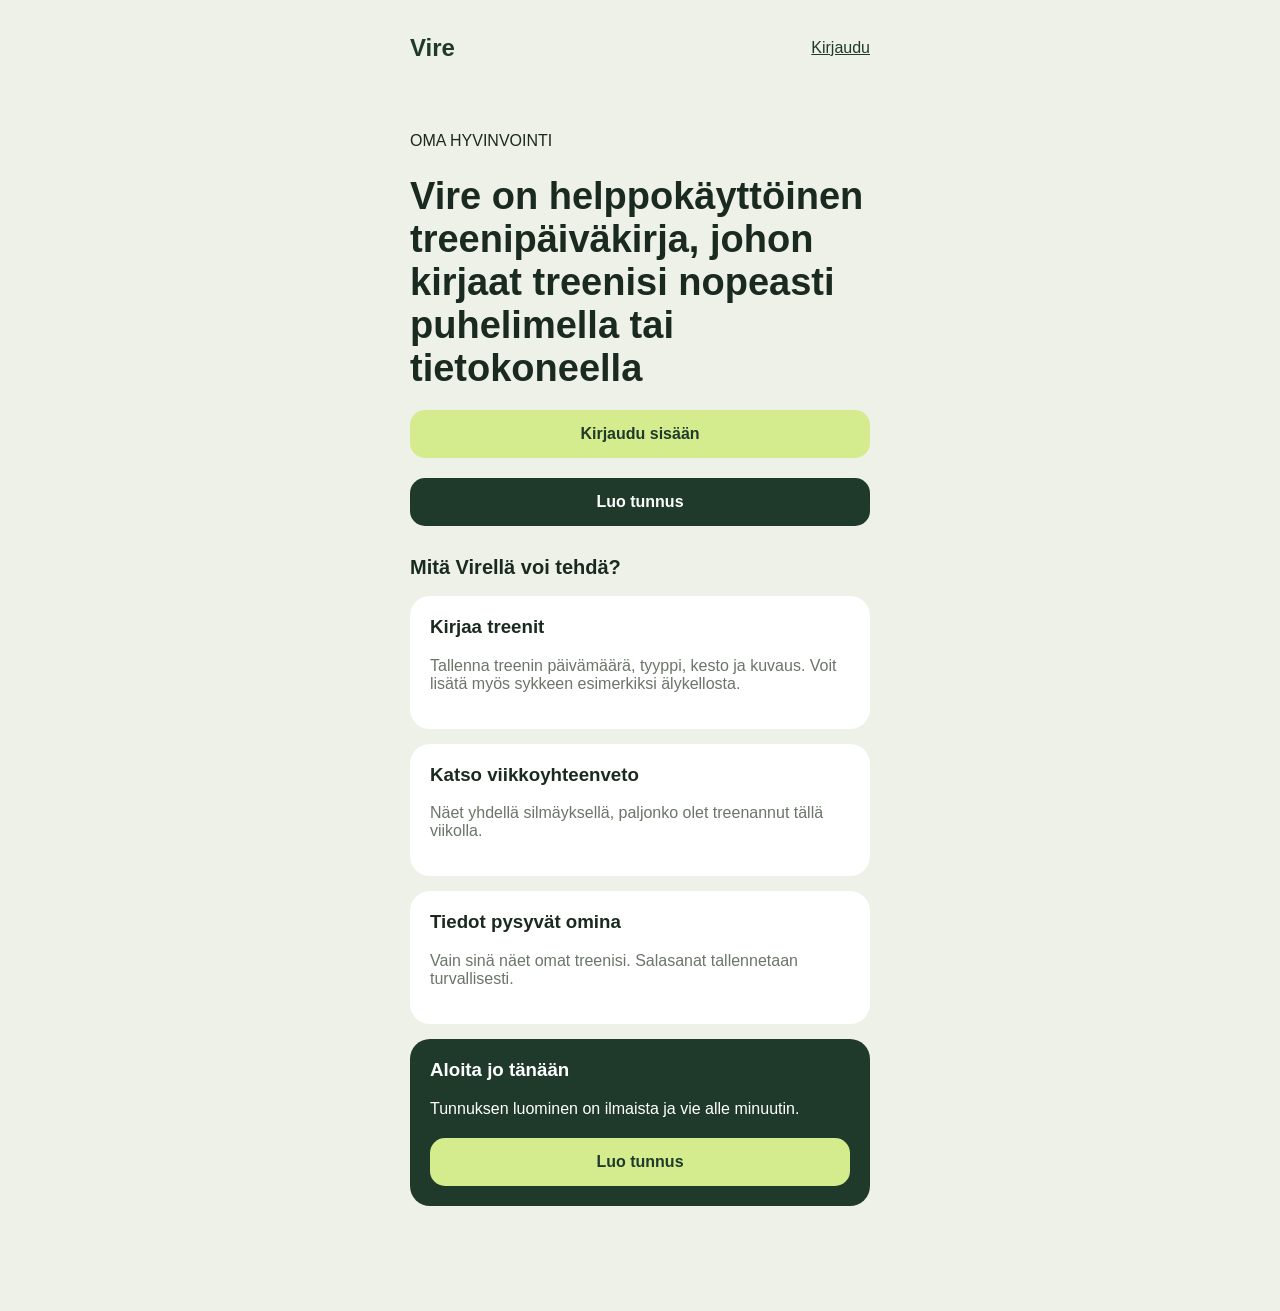
<file: index.html>
<!DOCTYPE html>
<html lang="fi">
<head>
  <meta charset="UTF-8">
  <meta name="viewport" content="width=device-width, initial-scale=1">
  <title>Vire - treenipäiväkirja</title>
  <link rel="stylesheet" href="css/style.css">
</head>
<body>
  <header>
    <p class="logo">Vire</p>
    <a href="kirjaudu.html">Kirjaudu</a>
  </header>

  <main>
    <div class="esittely">
      <p class="pieni-vihrea">OMA HYVINVOINTI</p>
     
      <h1>Vire on helppokäyttöinen treenipäiväkirja, johon kirjaat treenisi nopeasti puhelimella tai tietokoneella</h1>

      <a href="kirjaudu.html" class="nappi">Kirjaudu sisään</a>
      <a href="rekisterointi.html" class="nappi tumma-nappi">Luo tunnus</a>
    </div>

    <h2>Mitä Virellä voi tehdä?</h2>

    <div class="kortti">
      <h3>Kirjaa treenit</h3>
      <p class="harmaa">Tallenna treenin päivämäärä, tyyppi, kesto ja kuvaus. Voit lisätä myös sykkeen esimerkiksi älykellosta.</p>
    </div>

    <div class="kortti">
      <h3>Katso viikkoyhteenveto</h3>
      <p class="harmaa">Näet yhdellä silmäyksellä, paljonko olet treenannut tällä viikolla.</p>
    </div>

    <div class="kortti">
      <h3>Tiedot pysyvät omina</h3>
      <p class="harmaa">Vain sinä näet omat treenisi. Salasanat tallennetaan turvallisesti.</p>
    </div>

    <div class="kortti tumma">
      <h3>Aloita jo tänään</h3>
      <p>Tunnuksen luominen on ilmaista ja vie alle minuutin.</p>
      <a href="rekisterointi.html" class="nappi">Luo tunnus</a>
    </div>
  </main>


</body>
</html>
</file>
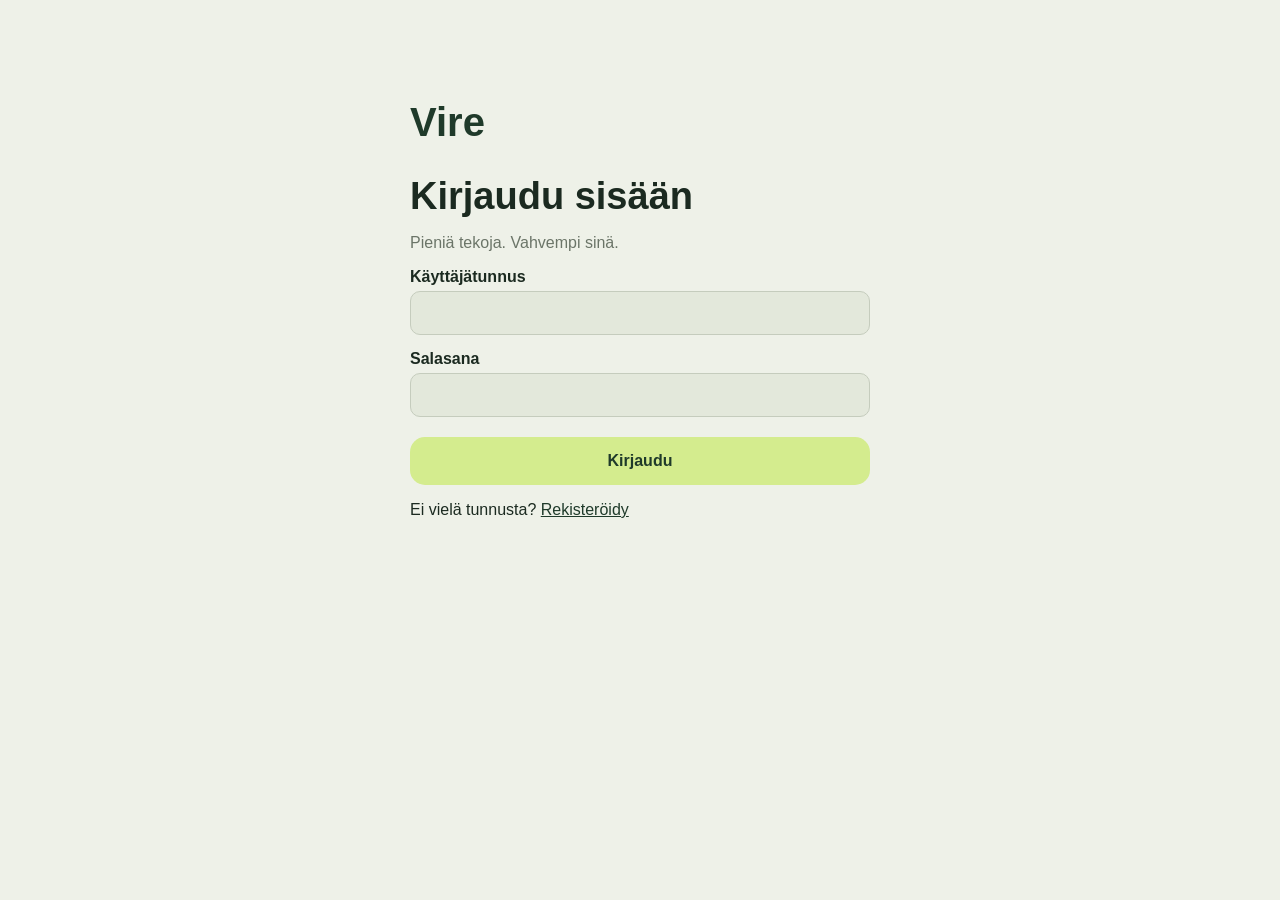
<file: kirjaudu.html>
<!DOCTYPE html>
<html lang="fi">
<head>
  <meta charset="UTF-8">
  <meta name="viewport" content="width=device-width, initial-scale=1">
  <title>Kirjaudu - Vire</title>
  <link rel="stylesheet" href="css/style.css">
</head>
<body>
  <main class="keskitetty">
    <p class="logo">Vire</p>
    <h1>Kirjaudu sisään</h1>
    <p class="harmaa">Pieniä tekoja. Vahvempi sinä.</p>

    <form action="index.html" method="post">
      <label for="kayttajatunnus">Käyttäjätunnus</label>
      <input type="text" id="kayttajatunnus" name="kayttajatunnus" required>

      <label for="salasana">Salasana</label>
      <input type="password" id="salasana" name="salasana" required>

      <button type="submit" class="nappi">Kirjaudu</button>
    </form>

    <p>Ei vielä tunnusta? <a href="rekisterointi.html">Rekisteröidy</a></p>
  </main>
</body>
</html>
</file>
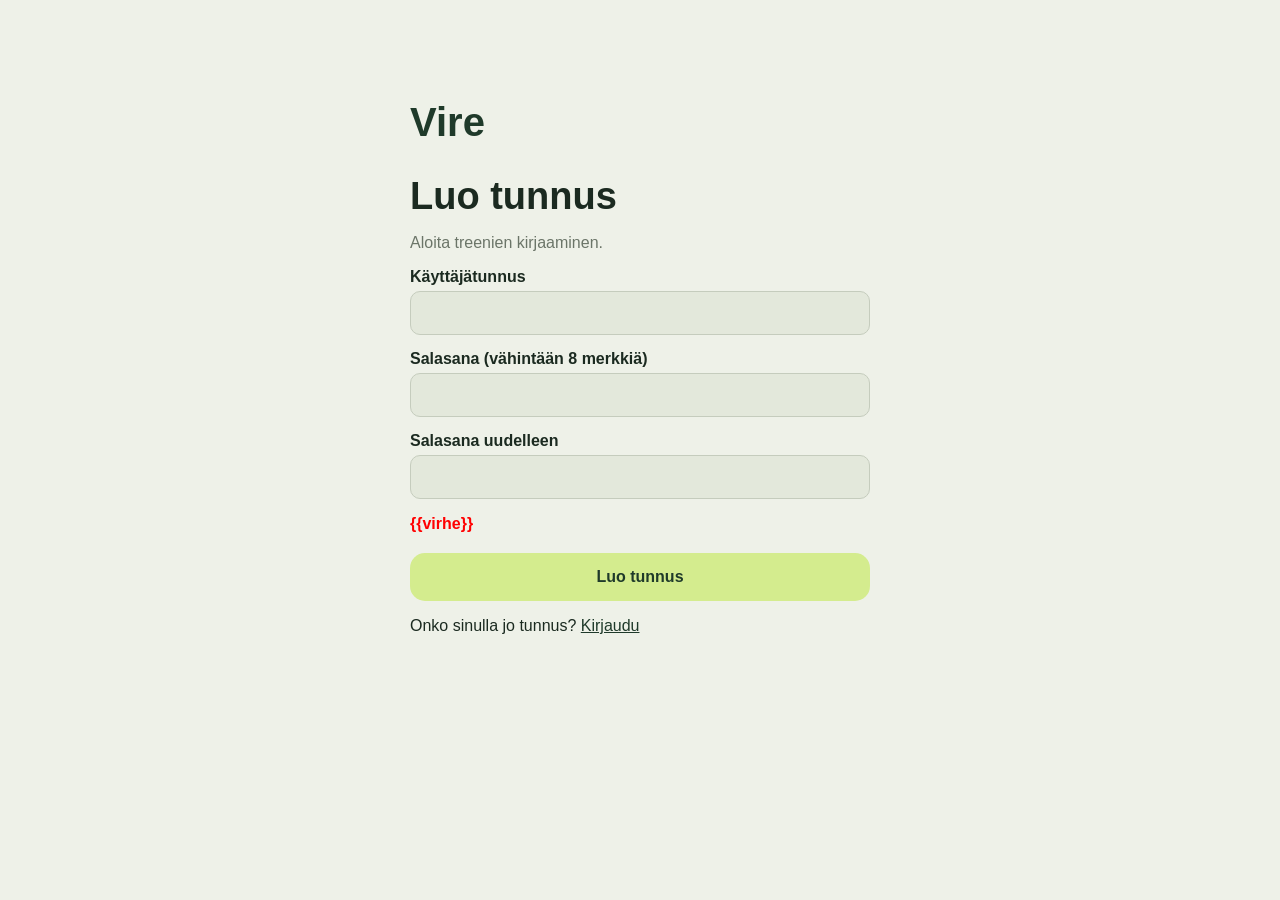
<file: rekisterointi.html>
<!DOCTYPE html>
<html lang="fi">
<head>
  <meta charset="UTF-8">
  <meta name="viewport" content="width=device-width, initial-scale=1">
  <title>Rekisteröidy - Vire</title>
  <link rel="stylesheet" href="css/style.css">
</head>
<body>
  <main class="keskitetty">
    <p class="logo">Vire</p>
    <h1>Luo tunnus</h1>
    <p class="harmaa">Aloita treenien kirjaaminen.</p>

    <form action="/rekisterointi" method="post">
      <label for="kayttajatunnus">Käyttäjätunnus</label>
      <input type="text" id="kayttajatunnus" name="kayttajatunnus" required>

      <label for="salasana">Salasana (vähintään 8 merkkiä)</label>
      <input type="password" id="salasana" name="salasana" minlength="8" required>

      <label for="salasana2">Salasana uudelleen</label>
      <input type="password" id="salasana2" name="salasana2" minlength="8" required>
      <p class="virhe">{{virhe}}</p>
      <button type="submit" class="nappi">Luo tunnus</button>
    </form>

    <p>Onko sinulla jo tunnus? <a href="kirjaudu.html">Kirjaudu</a></p>
  </main>
</body>
</html>
</file>
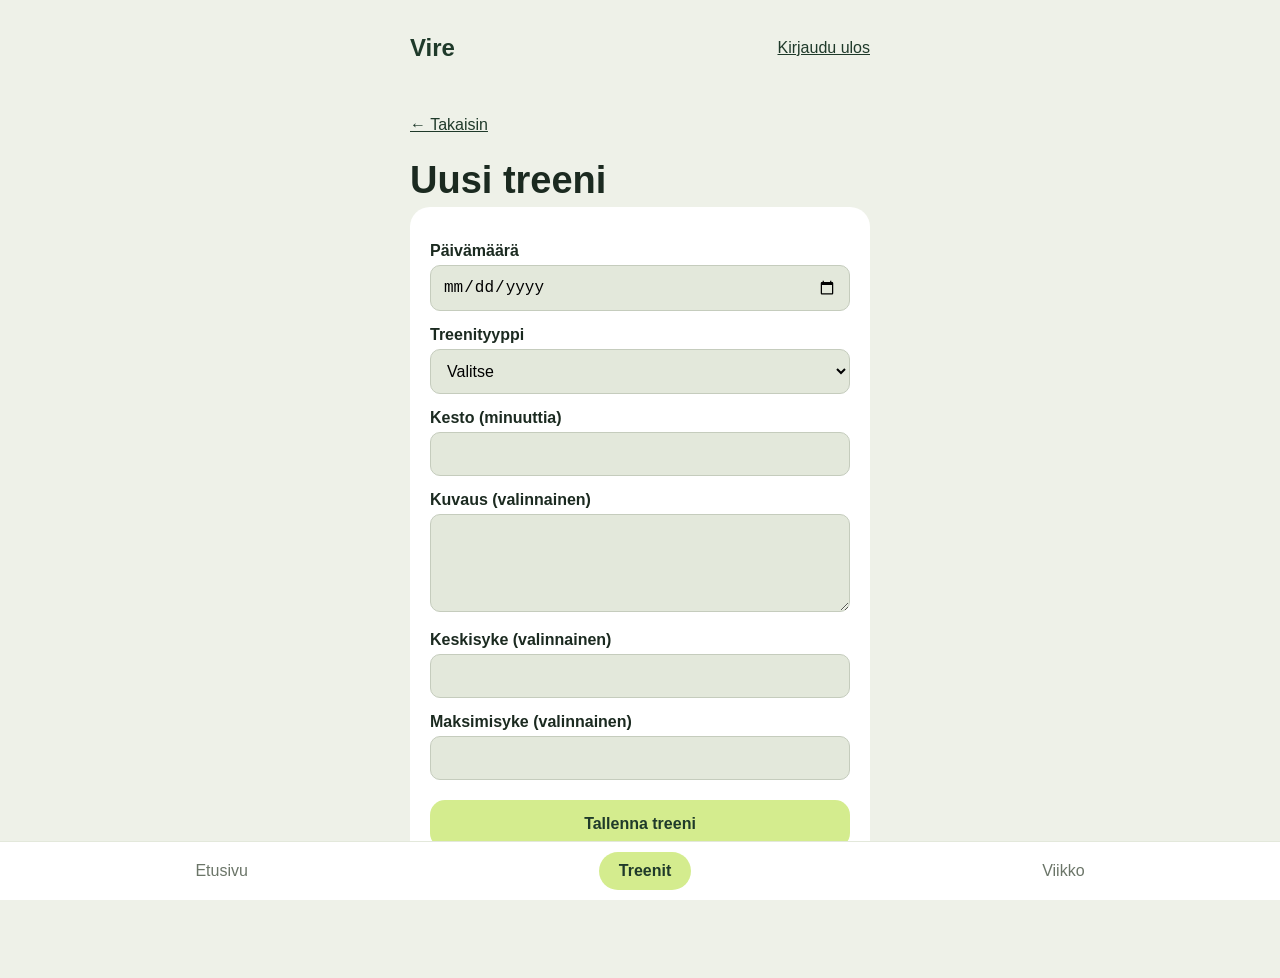
<file: treenin lisays.html>
<!DOCTYPE html>
<html lang="fi">
<head>
  <meta charset="UTF-8">
  <meta name="viewport" content="width=device-width, initial-scale=1">
  <title>Lisää treeni - Vire</title>
  <link rel="stylesheet" href="css/style.css">
</head>
<body>
  <header>
    <p class="logo">Vire</p>
    <a href="login.html">Kirjaudu ulos</a>
  </header>

  <main>
    <a href="treenit.html">&larr; Takaisin</a>
    <h1>Uusi treeni</h1>

    <form class="kortti" action="treenit.html" method="post">
      <label for="paivamaara">Päivämäärä</label>
      <input type="date" id="paivamaara" name="paivamaara" required>

      <label for="treenityyppi">Treenityyppi</label>
      <select id="treenityyppi" name="treenityyppi" required>
        <option value="">Valitse</option>
        <option>Kuntosali</option>
        <option>Juoksu</option>
        <option>Kävely</option>
        <option>Pyöräily</option>
        <option>Uinti</option>
        <option>Jooga</option>
        <option>Muu</option>
      </select>

      <label for="kesto">Kesto (minuuttia)</label>
      <input type="number" id="kesto" name="kesto" min="1" required>

      <label for="kuvaus">Kuvaus (valinnainen)</label>
      <textarea id="kuvaus" name="kuvaus" rows="4"></textarea>

      <label for="keskisyke">Keskisyke (valinnainen)</label>
      <input type="number" id="keskisyke" name="keskisyke" min="30" max="230">

      <label for="maksimisyke">Maksimisyke (valinnainen)</label>
      <input type="number" id="maksimisyke" name="maksimisyke" min="30" max="230">

      <button type="submit" class="nappi">Tallenna treeni</button>
    </form>
  </main>

  <nav>
    <a href="index.html">Etusivu</a>
    <a href="treenit.html" class="valittu">Treenit</a>
    <a href="viikko.html">Viikko</a>
  </nav>
</body>
</html>
</file>
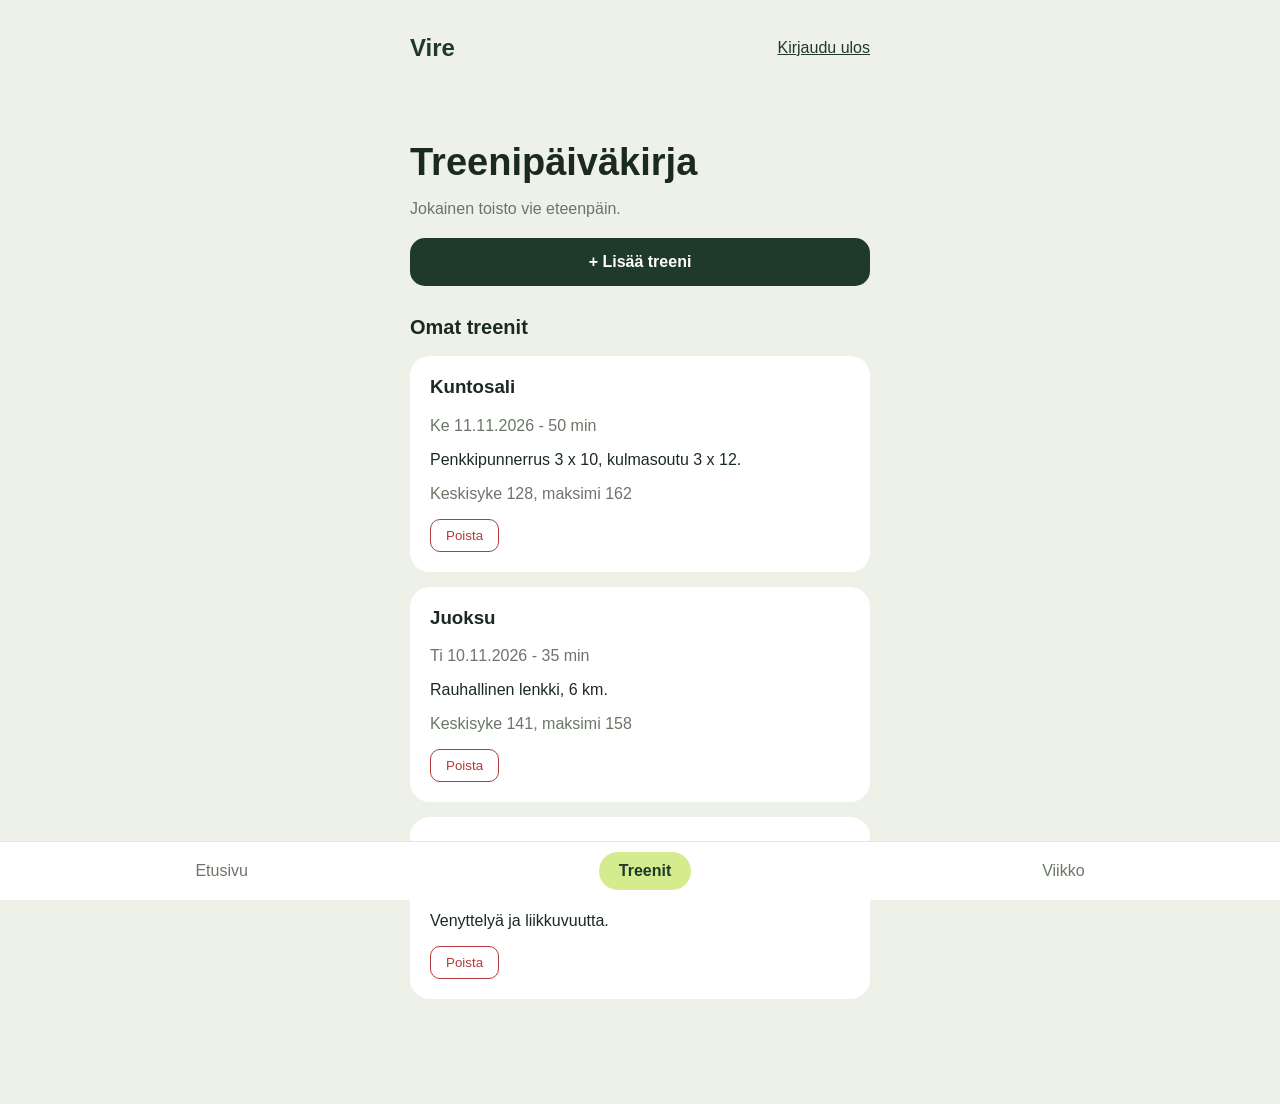
<file: treenit.html>
<!DOCTYPE html>
<html lang="fi">
<head>
  <meta charset="UTF-8">
  <meta name="viewport" content="width=device-width, initial-scale=1">
  <title>Treenit - Vire</title>
  <link rel="stylesheet" href="css/style.css">
</head>
<body>
  <header>
    <p class="logo">Vire</p>
    <a href="login.html">Kirjaudu ulos</a>
  </header>

  <main>
    <h1>Treenipäiväkirja</h1>
    <p class="harmaa">Jokainen toisto vie eteenpäin.</p>

    <a href="treeni_lisaa.html" class="nappi tumma-nappi">+ Lisää treeni</a>

    <h2>Omat treenit</h2>

    <div class="kortti">
      <h3>Kuntosali</h3>
      <p class="harmaa">Ke 11.11.2026 - 50 min</p>
      <p>Penkkipunnerrus 3 x 10, kulmasoutu 3 x 12.</p>
      <p class="harmaa">Keskisyke 128, maksimi 162</p>
      <form action="#" method="post">
        <button type="submit" class="poista" onclick="return confirm('Haluatko varmasti poistaa treenin?')">Poista</button>
      </form>
    </div>

    <div class="kortti">
      <h3>Juoksu</h3>
      <p class="harmaa">Ti 10.11.2026 - 35 min</p>
      <p>Rauhallinen lenkki, 6 km.</p>
      <p class="harmaa">Keskisyke 141, maksimi 158</p>
      <form action="#" method="post">
        <button type="submit" class="poista" onclick="return confirm('Haluatko varmasti poistaa treenin?')">Poista</button>
      </form>
    </div>

    <div class="kortti">
      <h3>Jooga</h3>
      <p class="harmaa">Su 8.11.2026 - 50 min</p>
      <p>Venyttelyä ja liikkuvuutta.</p>
      <form action="#" method="post">
        <button type="submit" class="poista" onclick="return confirm('Haluatko varmasti poistaa treenin?')">Poista</button>
      </form>
    </div>
  </main>

  <nav>
    <a href="index.html">Etusivu</a>
    <a href="treenit.html" class="valittu">Treenit</a>
    <a href="viikko.html">Viikko</a>
  </nav>
</body>
</html>
</file>
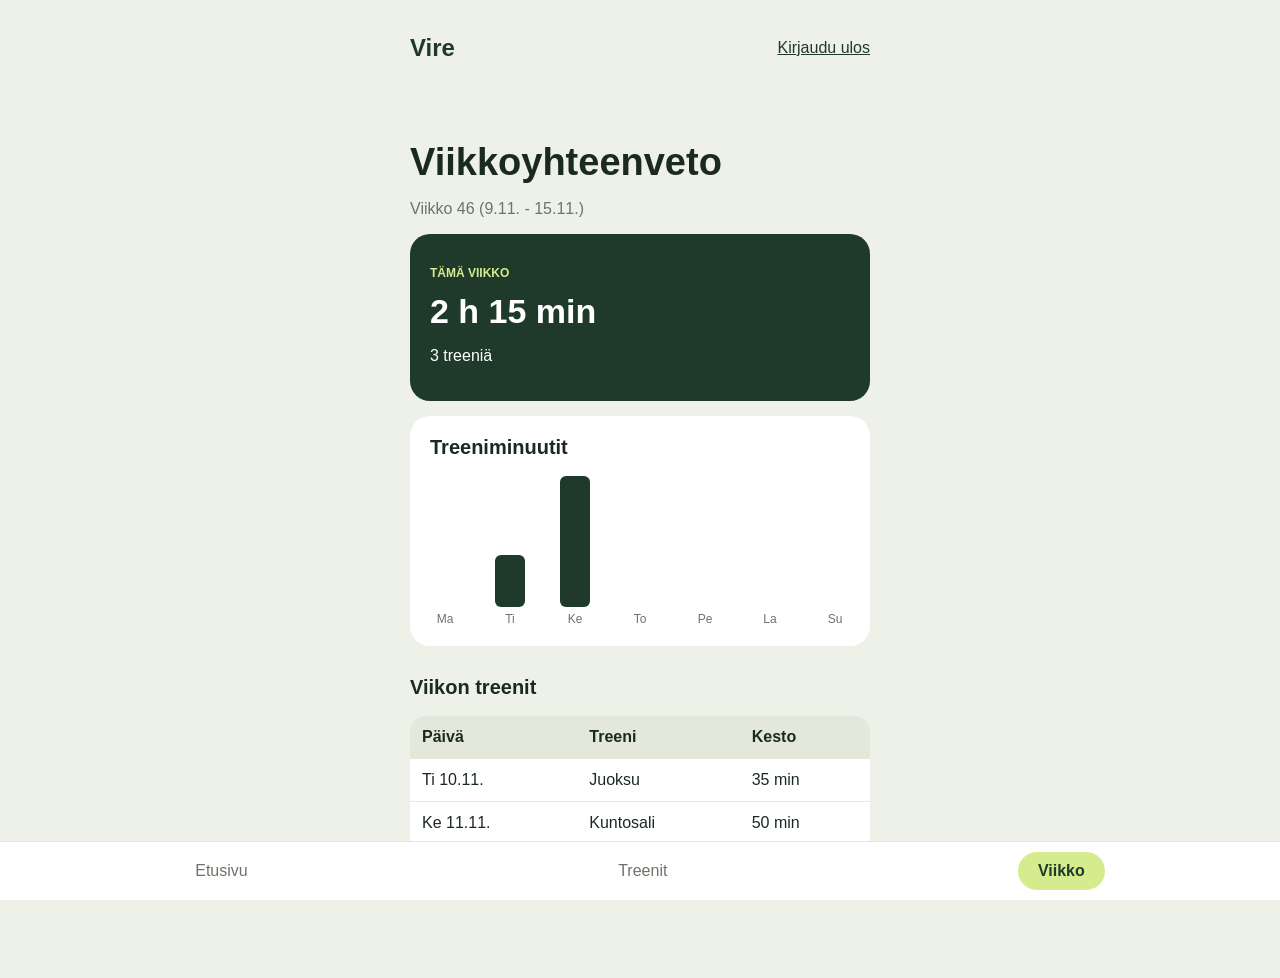
<file: viikko.html>
<!DOCTYPE html>
<html lang="fi">
<head>
  <meta charset="UTF-8">
  <meta name="viewport" content="width=device-width, initial-scale=1">
  <title>Viikko - Vire</title>
  <link rel="stylesheet" href="css/style.css">
</head>
<body>
  <header>
    <p class="logo">Vire</p>
    <a href="login.html">Kirjaudu ulos</a>
  </header>

  <main>
    <h1>Viikkoyhteenveto</h1>
    <p class="harmaa">Viikko 46 (9.11. - 15.11.)</p>

    <div class="kortti tumma">
      <p class="pieni">TÄMÄ VIIKKO</p>
      <p class="iso">2 h 15 min</p>
      <p>3 treeniä</p>
    </div>

    <div class="kortti">
      <h2>Treeniminuutit</h2>
      <div class="pylvaat">
        <div class="pylvas"><div class="tayte" style="height: 0%"></div><span>Ma</span></div>
        <div class="pylvas"><div class="tayte" style="height: 35%"></div><span>Ti</span></div>
        <div class="pylvas"><div class="tayte" style="height: 100%"></div><span>Ke</span></div>
        <div class="pylvas"><div class="tayte" style="height: 0%"></div><span>To</span></div>
        <div class="pylvas"><div class="tayte" style="height: 0%"></div><span>Pe</span></div>
        <div class="pylvas"><div class="tayte" style="height: 0%"></div><span>La</span></div>
        <div class="pylvas"><div class="tayte" style="height: 0%"></div><span>Su</span></div>
      </div>
    </div>

    <h2>Viikon treenit</h2>
    <table>
      <tr>
        <th>Päivä</th>
        <th>Treeni</th>
        <th>Kesto</th>
      </tr>
      <tr>
        <td>Ti 10.11.</td>
        <td>Juoksu</td>
        <td>35 min</td>
      </tr>
      <tr>
        <td>Ke 11.11.</td>
        <td>Kuntosali</td>
        <td>50 min</td>
      </tr>
      <tr>
        <td>Ke 11.11.</td>
        <td>Kävely</td>
        <td>50 min</td>
      </tr>
    </table>
  </main>

  <nav>
    <a href="index.html">Etusivu</a>
    <a href="treenit.html">Treenit</a>
    <a href="viikko.html" class="valittu">Viikko</a>
  </nav>
</body>
</html>
</file>
<file: css/style.css>
:root {
  --tausta: #eef1e8;
  --kortti: #ffffff;
  --vaalea: #e3e8db;
  --tumma: #1f3a2a;
  --lime: #d4ec8e;
  --teksti: #1b2a20;
  --harmaa: #6b7568;
}

* {
  box-sizing: border-box;
}

body {
  margin: 0;
  background-color: var(--tausta);
  color: var(--teksti);
  font-family: Arial, Helvetica, sans-serif;
  font-size: 16px;
}

main {
  max-width: 500px;
  margin: 0 auto;
  padding: 20px;
  padding-bottom: 90px; /* tilaa alanavigaatiolle */
}

h1 {
  font-size: 30px;
  margin-bottom: 5px;
}

h2 {
  font-size: 20px;
  margin-top: 30px;
}

a {
  color: var(--tumma);
}

.harmaa {
  color: var(--harmaa);
}

.virhe {
  color: red;
  font-weight: bold;
}

.pieni {
  font-size: 12px;
  font-weight: bold;
  color: var(--lime);
}

.iso {
  font-size: 34px;
  font-weight: bold;
  margin: 5px 0;
}

/* Yläpalkki */

header {
  display: flex;
  justify-content: space-between;
  align-items: center;
  max-width: 500px;
  margin: 0 auto;
  padding: 10px 20px;
}

.logo {
  font-size: 24px;
  font-weight: bold;
  color: var(--tumma);
}

/* Kortit */

.kortti {
  background-color: var(--kortti);
  border-radius: 20px;
  padding: 20px;
  margin-bottom: 15px;
}

.kortti h2,
.kortti h3 {
  margin-top: 0;
}

.tumma {
  background-color: var(--tumma);
  color: white;
}

.vaalea {
  background-color: var(--vaalea);
}

.vaalea .pieni {
  color: var(--harmaa);
}

.kaksi {
  display: flex;
  gap: 15px;
}

.kaksi .kortti {
  flex: 1;
}

/* Lomakkeet */

label {
  display: block;
  font-weight: bold;
  margin-top: 15px;
  margin-bottom: 5px;
}

input,
select,
textarea {
  width: 100%;
  padding: 12px;
  font-size: 16px;
  border: 1px solid #c5ccbd;
  border-radius: 10px;
  background-color: var(--vaalea);
}

input:focus,
select:focus,
textarea:focus {
  outline: 2px solid var(--tumma);
}

/* Napit */

.nappi {
  display: block;
  width: 100%;
  margin-top: 20px;
  padding: 15px;
  font-size: 16px;
  font-weight: bold;
  text-align: center;
  text-decoration: none;
  color: var(--tumma);
  background-color: var(--lime);
  border: none;
  border-radius: 15px;
  cursor: pointer;
}

.nappi:hover {
  background-color: #c6e077;
}

.tumma-nappi {
  background-color: var(--tumma);
  color: white;
}

.tumma-nappi:hover {
  background-color: #2c4d3a;
}

.poista {
  background: none;
  border: 1px solid #b33a3a;
  color: #b33a3a;
  padding: 8px 15px;
  border-radius: 10px;
  cursor: pointer;
}

.poista:hover {
  background-color: #b33a3a;
  color: white;
}

/* Kirjautumissivut */

.keskitetty {
  padding-top: 60px;
}

.keskitetty .logo {
  font-size: 40px;
  margin-bottom: 30px;
}

/* Etusivun päiväpallot */

.paivat {
  display: flex;
  justify-content: space-between;
}

.paiva {
  width: 42px;
  height: 42px;
  border-radius: 50%;
  background-color: var(--vaalea);
  font-size: 11px;
  text-align: center;
  padding-top: 6px;
}

.tehty {
  background-color: var(--lime);
}

.tanaan {
  background-color: var(--tumma);
  color: white;
}

/* Viikkosivun pylväät */

.pylvaat {
  display: flex;
  justify-content: space-between;
  align-items: flex-end;
  height: 150px;
}

.pylvas {
  display: flex;
  flex-direction: column;
  justify-content: flex-end;
  align-items: center;
  width: 30px;
  height: 100%;
}

.tayte {
  width: 100%;
  background-color: var(--tumma);
  border-radius: 6px;
}

.pylvas span {
  margin-top: 5px;
  font-size: 12px;
  color: var(--harmaa);
}

/* Taulukko */

table {
  width: 100%;
  border-collapse: collapse;
  background-color: var(--kortti);
  border-radius: 15px;
  overflow: hidden;
}

th,
td {
  padding: 12px;
  text-align: left;
  border-bottom: 1px solid var(--vaalea);
}

th {
  background-color: var(--vaalea);
}

/* Alanavigaatio */

nav {
  position: fixed;
  bottom: 0;
  left: 0;
  right: 0;
  display: flex;
  justify-content: space-around;
  background-color: var(--kortti);
  padding: 10px;
  border-top: 1px solid var(--vaalea);
}

nav a {
  text-decoration: none;
  color: var(--harmaa);
  padding: 10px 20px;
  border-radius: 20px;
}

nav a.valittu {
  background-color: var(--lime);
  color: var(--tumma);
  font-weight: bold;
}

/* Isommat näytöt */

@media (min-width: 768px) {
  h1 {
    font-size: 38px;
  }
}
</file>
